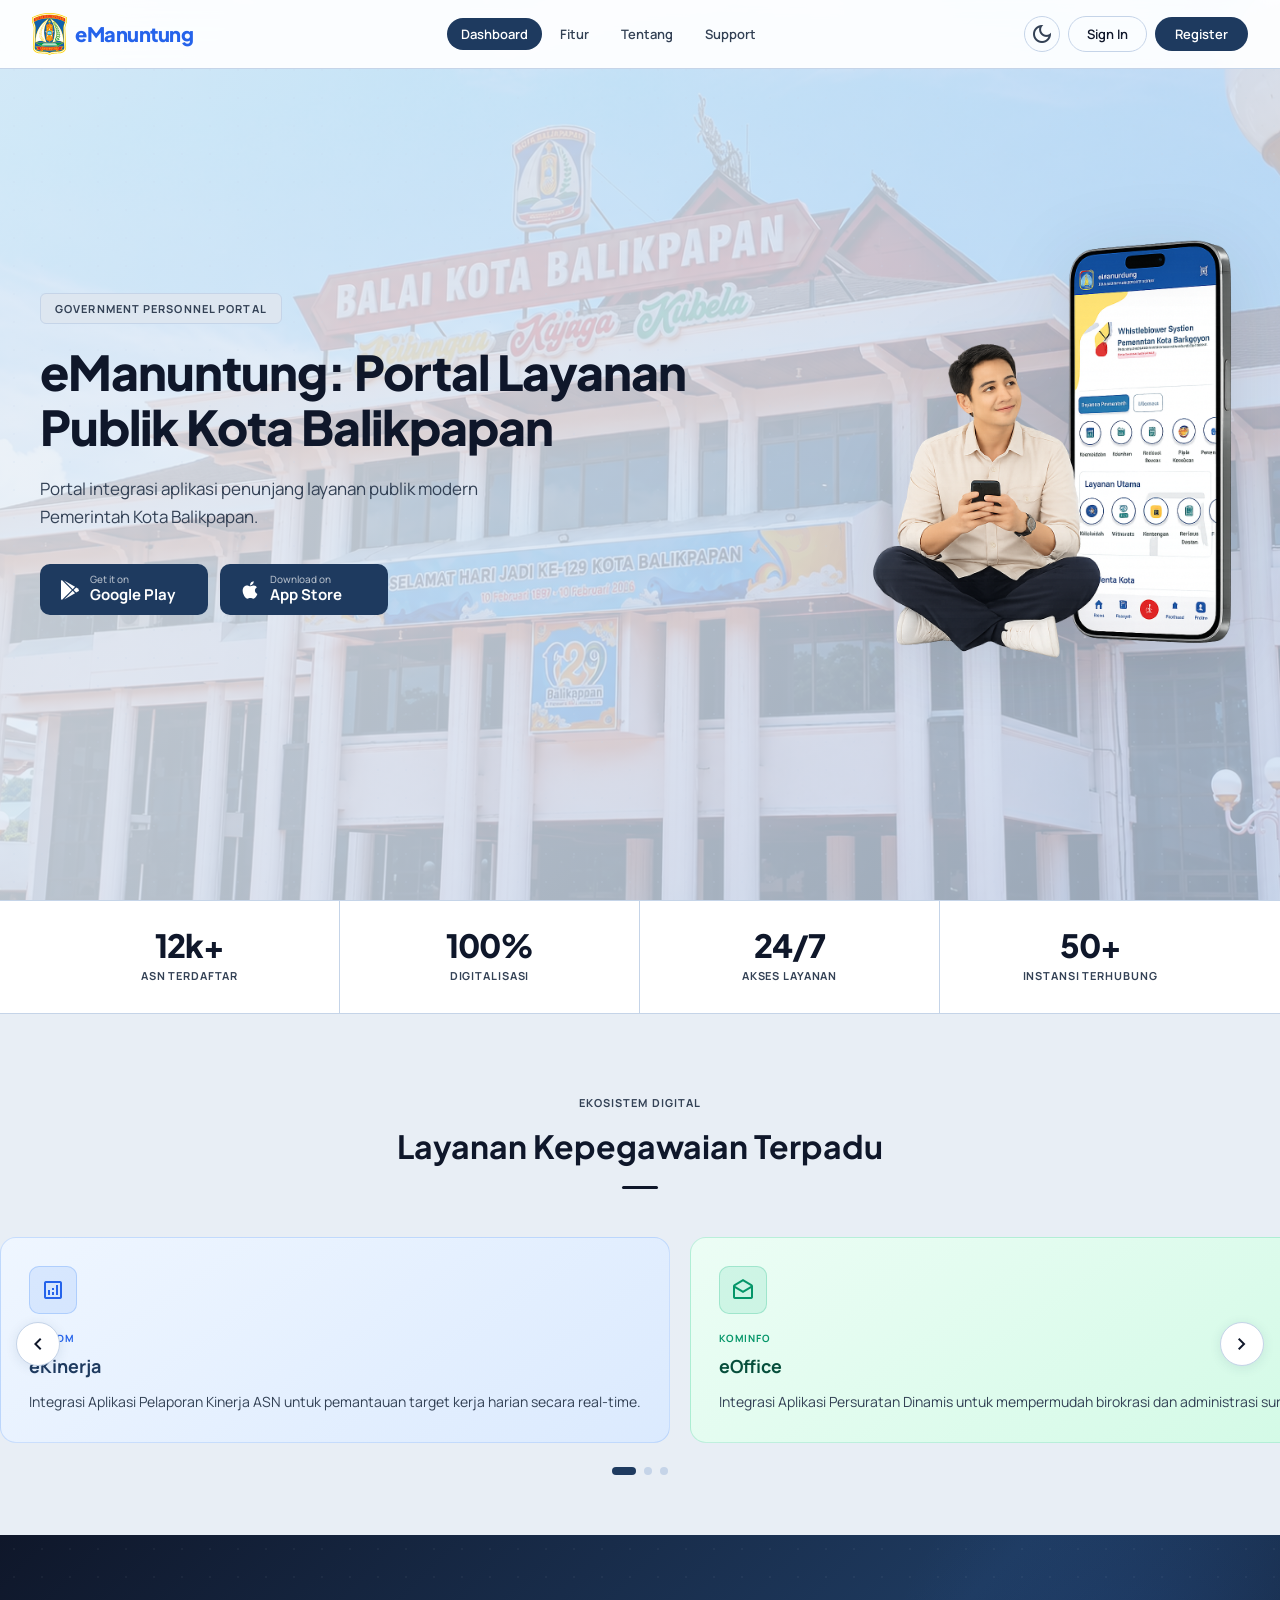
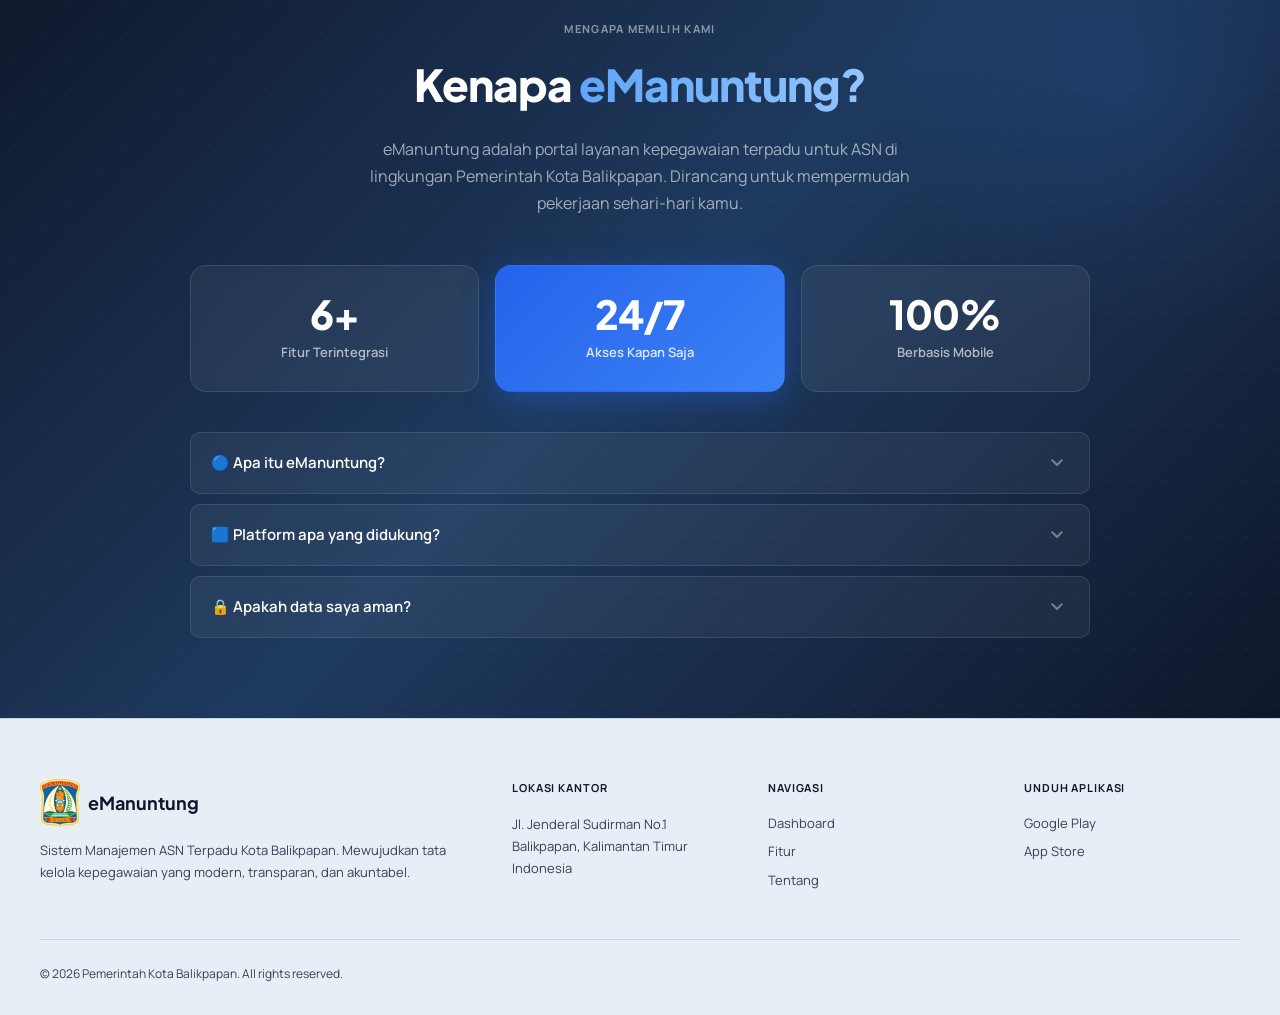
<file: tes 2/new landing page/index.html>
<!DOCTYPE html>
<html lang="id" data-theme="light">
<head>
  <meta charset="UTF-8" />
  <meta name="viewport" content="width=device-width, initial-scale=1.0" />
  <title>eManuntung - Portal Layanan Kepegawaian Balikpapan</title>
  <link rel="stylesheet" href="style.css" />
  <link href="https://fonts.googleapis.com/css2?family=Manrope:wght@400;500;600;700;800&family=Plus+Jakarta+Sans:wght@700;800&display=swap" rel="stylesheet" />
  <link href="https://fonts.googleapis.com/css2?family=Material+Symbols+Outlined:opsz,wght,FILL,GRAD@24,400,0,0" rel="stylesheet" />
</head>
<body>

  <!-- NAVBAR -->
  <nav class="navbar" id="navbar">
    <div class="nav-container">
      <div class="nav-brand">
        <img src="logohd.svg" alt="Logo eManuntung" class="nav-logo" />
        <span>eManuntung</span>
      </div>

      <div class="nav-links" id="navLinks">
        <a href="#hero" class="nav-link active">Dashboard</a>
        <a href="#features" class="nav-link">Fitur</a>
        <a href="#guidelines" class="nav-link">Tentang</a>
        <a href="#support" class="nav-link">Support</a>
      </div>

      <div class="nav-actions">
        <button class="btn-dark-toggle" id="darkToggle" title="Toggle Dark Mode">
          <span class="material-symbols-outlined" id="darkIcon">dark_mode</span>
        </button>
        <button class="btn-outline" id="btnSignIn">Sign In</button>
        <button class="btn-solid" id="btnRegister">Register</button>
        <button class="nav-hamburger" id="hamburger">
          <span class="material-symbols-outlined">menu</span>
        </button>
      </div>
    </div>
  </nav>

  <!-- HERO -->
  <header class="hero" id="hero">
    <div class="hero-pattern"></div>
    <div class="hero-container">
      <div class="hero-content">
        <div class="hero-badge">Government Personnel Portal</div>
        <h1 class="hero-title">eManuntung: Portal Layanan Publik Kota Balikpapan </h1>
        <p class="hero-desc">Portal integrasi aplikasi penunjang layanan publik modern Pemerintah Kota Balikpapan.</p>
        <div class="hero-ctas">
          <a href="https://play.google.com/store/apps/details?id=com.emanuntung.balikpapan&hl=id" target="_blank" rel="noopener noreferrer" class="cta-store">
            <svg viewBox="0 0 512 512" width="20" height="20"><path d="M325.3 234.3L104.6 13l280.8 161.2-60.1 60.1zM47 0C34 6.8 25.3 19.2 25.3 35.3v441.3c0 16.1 8.7 28.5 21.7 35.3l256.6-256L47 0zm425.2 225.6l-58.9-34.1-65.7 64.5 65.7 64.5 60.1-34.1c18-10.3 18-28.5-1.2-40.8zM325.3 277.7l60.1 60.1L104.6 499l220.7-221.3z" fill="currentColor"/></svg>
            <div>
              <div class="store-sub">Get it on</div>
              <div class="store-name">Google Play</div>
            </div>
          </a>
          <a href="https://apps.apple.com/id/app/emanuntung/id6740224483" target="_blank" rel="noopener noreferrer" class="cta-store">
            <svg viewBox="0 0 384 512" width="20" height="20"><path d="M318.7 268.7c-.2-36.7 16.4-64.4 50-84.8-18.8-26.9-47.2-41.7-84.7-44.6-35.5-2.8-74.3 20.7-88.5 20.7-15 0-49.4-19.7-76.4-19.7C63.3 141.2 4 184.8 4 273.5q0 39.3 14.4 81.2c12.8 36.7 59 126.7 107.2 125.2 25.2-.6 43-17.9 75.8-17.9 31.8 0 48.3 17.9 76.4 17.9 48.6-.7 90.4-82.5 102.6-119.3-65.2-30.7-61.7-90-61.7-91.9zm-56.6-164.2c27.3-32.4 24.8-61.9 24-72.5-24.1 1.4-52 16.4-67.9 34.9-17.5 19.8-27.8 44.3-25.6 71.9 26.1 2 49.9-11.4 69.5-34.3z" fill="currentColor"/></svg>
            <div>
              <div class="store-sub">Download on</div>
              <div class="store-name">App Store</div>
            </div>
          </a>
          <!-- FIX: cta-learn sekarang ada teks dan icon yang benar -->
          <button class="cta-learn">
            
            <span class="material-symbols-outlined"></span>
          </button>
        </div>
      </div>
      <div class="hero-image-wrap">
        <img src="p3.png  " alt="eManuntung App Preview" class="hero-img" />
      </div>
    </div>
  </header>

  <!-- STATS -->
  <section class="stats-bar">
    <div class="stats-container">
      <div class="stat-item">
        <div class="stat-num">12k+</div>
        <div class="stat-lbl">ASN Terdaftar</div>
      </div>
      <div class="stat-item">
        <div class="stat-num">100%</div>
        <div class="stat-lbl">Digitalisasi</div>
      </div>
      <div class="stat-item">
        <div class="stat-num">24/7</div>
        <div class="stat-lbl">Akses Layanan</div>
      </div>
      <div class="stat-item">
        <div class="stat-num">50+</div>
        <div class="stat-lbl">Instansi Terhubung</div>
      </div>
    </div>
  </section>

  <!-- FEATURES -->
  <section class="features" id="features">
    <div class="section-header">
      <span class="section-label">Ekosistem Digital</span>
      <h2 class="section-title">Layanan Kepegawaian Terpadu</h2>
      <div class="section-divider"></div>
    </div>

    <div class="slider-wrapper">
      <button class="slider-btn left" id="sliderLeft">
        <span class="material-symbols-outlined">chevron_left</span>
      </button>
      <div class="cards-track" id="cardsTrack">

        <div class="feature-card card-blue">
          <div class="card-icon"><span class="material-symbols-outlined">analytics</span></div>
          <div class="card-tag">BKPSDM</div>
          <div class="card-name">eKinerja</div>
          <p class="card-desc">Integrasi Aplikasi Pelaporan Kinerja ASN untuk pemantauan target kerja harian secara real-time.</p>
        </div>

        <div class="feature-card card-emerald">
          <div class="card-icon"><span class="material-symbols-outlined">drafts</span></div>
          <div class="card-tag">KOMINFO</div>
          <div class="card-name">eOffice</div>
          <p class="card-desc">Integrasi Aplikasi Persuratan Dinamis untuk mempermudah birokrasi dan administrasi surat-menyurat.</p>
        </div>

        <div class="feature-card card-amber">
          <div class="card-icon"><span class="material-symbols-outlined">location_on</span></div>
          <div class="card-tag">KEHADIRAN</div>
          <div class="card-name">Presensi Kehadiran</div>
          <p class="card-desc">Presensi Online berbasis GPS Mobile untuk akurasi data kehadiran pegawai.</p>
        </div>

        <div class="feature-card card-violet">
          <div class="card-icon"><span class="material-symbols-outlined">groups</span></div>
          <div class="card-tag">KEGIATAN</div>
          <div class="card-name">Presensi Kegiatan</div>
          <p class="card-desc">Presensi Kegiatan, Rapat atau Event berbasis GPS Mobile untuk dokumentasi terintegrasi.</p>
        </div>

        <div class="feature-card card-rose">
          <div class="card-icon"><span class="material-symbols-outlined">mail</span></div>
          <div class="card-tag">KOMUNIKASI</div>
          <div class="card-name">eMail Kota</div>
          <p class="card-desc">Integrasi Akses Akun eMail Pemerintah Kota Balikpapan untuk koordinasi kedinasan yang aman.</p>
        </div>

        <div class="feature-card card-cyan">
          <div class="card-icon"><span class="material-symbols-outlined">database</span></div>
          <div class="card-tag">BKPSDM</div>
          <div class="card-name">Simpeg</div>
          <p class="card-desc">Integrasi Data Sistem Informasi Kepegawaian BKPSDM untuk pengelolaan profil ASN terpusat.</p>
        </div>

      </div>
      <button class="slider-btn right" id="sliderRight">
        <span class="material-symbols-outlined">chevron_right</span>
      </button>
    </div>
    <div class="slider-dots" id="sliderDots">
      <div class="dot active"></div>
      <div class="dot"></div>
      <div class="dot"></div>
    </div>
  </section>

  <!-- KENAPA EMANUNTUNG -->
  <section class="why-section" id="guidelines">
    <div class="why-container">

      <div class="why-header">
        <span class="why-label">Mengapa Memilih Kami</span>
        <h2 class="why-title">Kenapa <span>eManuntung?</span></h2>
        <p class="why-desc">eManuntung adalah portal layanan kepegawaian terpadu untuk ASN di lingkungan Pemerintah Kota Balikpapan. Dirancang untuk mempermudah pekerjaan sehari-hari kamu.</p>
      </div>

      <div class="why-stats">
        <div class="why-stat-card">
          <div class="why-stat-num">6+</div>
          <div class="why-stat-lbl">Fitur Terintegrasi</div>
        </div>
        <div class="why-stat-card highlight">
          <div class="why-stat-num">24/7</div>
          <div class="why-stat-lbl">Akses Kapan Saja</div>
        </div>
        <div class="why-stat-card">
          <div class="why-stat-num">100%</div>
          <div class="why-stat-lbl">Berbasis Mobile</div>
        </div>
      </div>

      <div class="why-faq">
        <div class="faq-item">
          <button class="faq-btn" onclick="toggleFaq(this)">
            <span>🔵 Apa itu eManuntung?</span>
            <span class="material-symbols-outlined faq-icon">expand_more</span>
          </button>
          <div class="faq-answer">
            eManuntung adalah aplikasi portal terintegrasi yang menghubungkan seluruh layanan kepegawaian ASN Kota Balikpapan dalam satu platform digital yang mudah diakses.
          </div>
        </div>
        <div class="faq-item">
          <button class="faq-btn" onclick="toggleFaq(this)">
            <span>🟦 Platform apa yang didukung?</span>
            <span class="material-symbols-outlined faq-icon">expand_more</span>
          </button>
          <div class="faq-answer">
            eManuntung tersedia di Android (Google Play) dan iOS (App Store), serta dapat diakses melalui browser di desktop maupun perangkat mobile.
          </div>
        </div>
        <div class="faq-item">
          <button class="faq-btn" onclick="toggleFaq(this)">
            <span>🔒 Apakah data saya aman?</span>
            <span class="material-symbols-outlined faq-icon">expand_more</span>
          </button>
          <div class="faq-answer">
            Ya, seluruh data ASN dienkripsi dan disimpan di server pemerintah yang aman sesuai standar keamanan data nasional.
          </div>
        </div>
      </div>

    </div>
  </section>

  <!-- FOOTER -->
  <footer class="footer" id="support">
    <div class="footer-container">
      <div class="footer-col">
        <div class="footer-brand">
          <img src="logohd.svg" alt="Logo eManuntung" class="footer-logo" />
          eManuntung
        </div>
        <p class="footer-text">Sistem Manajemen ASN Terpadu Kota Balikpapan. Mewujudkan tata kelola kepegawaian yang modern, transparan, dan akuntabel.</p>
      </div>
      <div class="footer-col">
        <div class="footer-head">Lokasi Kantor</div>
        <p class="footer-text">
          Jl. Jenderal Sudirman No.1<br/>
          Balikpapan, Kalimantan Timur<br/>
          Indonesia
        </p>
      </div>
      <div class="footer-col">
        <div class="footer-head">Navigasi</div>
        <a href="#hero" class="footer-link">Dashboard</a>
        <a href="#features" class="footer-link">Fitur</a>
        <a href="#guidelines" class="footer-link">Tentang</a>
      </div>
      <div class="footer-col">
        <div class="footer-head">Unduh Aplikasi</div>
        <a href="#" class="footer-link">Google Play</a>
        <a href="#" class="footer-link">App Store</a>
      </div>
    </div>
    <div class="footer-bottom">
      <span>© 2026 Pemerintah Kota Balikpapan. All rights reserved.</span>
    </div>
  </footer>

  <!-- MODAL SIGN IN -->
  <div class="modal-overlay" id="modalSignIn">
    <div class="modal">
      <button class="modal-close" id="closeSignIn"><span class="material-symbols-outlined">close</span></button>
      <div class="modal-logo">e<span>Manuntung</span></div>
      <h2 class="modal-title">Masuk ke Akun</h2>
      <p class="modal-desc">Gunakan akun kepegawaian Anda</p>
      <div class="form-group">
        <label>NIP / Username</label>
        <input type="text" placeholder="Masukkan NIP atau username" />
      </div>
      <div class="form-group">
        <label>Password</label>
        <input type="password" placeholder="Masukkan password" />
      </div>
      <button class="modal-btn">Masuk</button>
      <p class="modal-switch">Belum punya akun? <span id="switchToRegister">Daftar sekarang</span></p>
    </div>
  </div>

  <!-- MODAL REGISTER -->
  <div class="modal-overlay" id="modalRegister">
    <div class="modal">
      <button class="modal-close" id="closeRegister"><span class="material-symbols-outlined">close</span></button>
      <div class="modal-logo">e<span>Manuntung</span></div>
      <h2 class="modal-title">Daftar Akun</h2>
      <p class="modal-desc">Buat akun kepegawaian baru</p>
      <div class="form-group">
        <label>Nama Lengkap</label>
        <input type="text" placeholder="Masukkan nama lengkap" />
      </div>
      <div class="form-group">
        <label>NIP</label>
        <input type="text" placeholder="Masukkan NIP" />
      </div>
      <div class="form-group">
        <label>Password</label>
        <input type="password" placeholder="Buat password" />
      </div>
      <button class="modal-btn">Daftar</button>
      <p class="modal-switch">Sudah punya akun? <span id="switchToSignIn">Masuk sekarang</span></p>
    </div>
  </div>

  <script src="script.js"></script>
</body>
</html>
</file>
<file: tes 2/new landing page/style.css>
/* ===========================
   CSS VARIABLES (THEME)
   — Satu deklarasi, tidak ada duplikat
=========================== */
:root {
  --primary: #1E3A5F;
  --secondary: #2563EB;
  --tertiary: #3B82F6;
  --bg: #F0F4F8;
  --bg-surface: #E8EEF5;
  --bg-card: #FFFFFF;
  --bg-muted: #DDE6F0;
  --border: #C5D4E8;
  --border-light: #E8EEF5;
  --text: #0F172A;
  --text-muted: #334155;
  --text-light: #64748B;
  --shadow: rgba(30, 58, 95, 0.10);
  --radius-sm: 6px;
  --radius-md: 10px;
  --radius-lg: 16px;
  --radius-full: 999px;
  --transition: 0.2s ease;
  --font-main: 'Manrope', sans-serif;
  --font-display: 'Plus Jakarta Sans', sans-serif;
}

[data-theme="dark"] {
  --primary: #60A5FA;
  --secondary: #93C5FD;
  --tertiary: #BFDBFE;
  --bg: #0B1120;
  --bg-surface: #111827;
  --bg-card: #1A2540;
  --bg-muted: #1E2D4A;
  --border: #2A3F5F;
  --border-light: #1E2D4A;
  --text: #F1F5F9;
  --text-muted: #94A3B8;
  --text-light: #64748B;
  --shadow: rgba(0, 0, 0, 0.4);
}

/* ===========================
   RESET & BASE
=========================== */
*, *::before, *::after { box-sizing: border-box; margin: 0; padding: 0; }

html { scroll-behavior: smooth; }

body {
  font-family: var(--font-main);
  background: var(--bg);
  color: var(--text);
  font-size: 16px;
  line-height: 1.6;
  overflow-x: hidden;
  transition: background var(--transition), color var(--transition);
}

a { text-decoration: none; color: inherit; }
button { cursor: pointer; font-family: inherit; }
input { font-family: inherit; }

.material-symbols-outlined {
  font-variation-settings: 'FILL' 0, 'wght' 400, 'GRAD' 0, 'opsz' 24;
  font-size: 20px;
  line-height: 1;
}

/* ===========================
   NAVBAR
=========================== */
.navbar {
  position: fixed;
  top: 0;
  left: 0;
  right: 0;
  z-index: 100;
  background: rgba(255,255,255,0.92);
  backdrop-filter: blur(16px);
  -webkit-backdrop-filter: blur(16px);
  border-bottom: 1px solid var(--border);
  transition: background var(--transition), border-color var(--transition), box-shadow var(--transition);
}

[data-theme="dark"] .navbar {
  background: rgba(15, 23, 42, 0.92);
}

.navbar.scrolled {
  box-shadow: 0 2px 20px var(--shadow);
}

.nav-container {
  max-width: 1280px;
  margin: 0 auto;
  padding: 0 32px;
  height: 68px;
  display: flex;
  align-items: center;
  justify-content: space-between;
  gap: 24px;
}

.nav-brand {
  font-family: var(--font-display);
  font-size: 20px;
  font-weight: 800;
  letter-spacing: -0.5px;
  color: var(--text);
  flex-shrink: 0;
  display: flex;
  align-items: center;
  gap: 8px;
}
.nav-brand span { color: var(--secondary); }

.nav-logo {
  height: 42px;
  width: auto;
  object-fit: contain;
}

.nav-links {
  display: flex;
  gap: 4px;
  align-items: center;
}

.nav-link {
  font-size: 13px;
  font-weight: 600;
  padding: 6px 14px;
  border-radius: var(--radius-full);
  color: var(--text-muted);
  transition: all var(--transition);
  white-space: nowrap;
}
.nav-link:hover { background: var(--bg-muted); color: var(--text); }
.nav-link.active { background: var(--primary); color: #fff; }
[data-theme="dark"] .nav-link.active { background: #F1F5F9; color: #0F172A; }

.nav-actions {
  display: flex;
  align-items: center;
  gap: 8px;
  flex-shrink: 0;
}

.btn-dark-toggle {
  width: 36px;
  height: 36px;
  border-radius: var(--radius-full);
  border: 1px solid var(--border);
  background: transparent;
  color: var(--text-muted);
  display: flex;
  align-items: center;
  justify-content: center;
  transition: all var(--transition);
}
.btn-dark-toggle:hover { background: var(--bg-muted); color: var(--text); }

.btn-outline {
  font-size: 13px;
  font-weight: 600;
  padding: 8px 18px;
  border-radius: var(--radius-full);
  border: 1px solid var(--border);
  background: transparent;
  color: var(--text);
  transition: all var(--transition);
}
.btn-outline:hover { background: var(--bg-muted); }

.btn-solid {
  font-size: 13px;
  font-weight: 600;
  padding: 8px 20px;
  border-radius: var(--radius-full);
  border: none;
  background: var(--primary);
  color: #fff;
  transition: all var(--transition);
}
.btn-solid:hover { opacity: 0.85; }
[data-theme="dark"] .btn-solid { background: #F1F5F9; color: #0F172A; }

.nav-hamburger {
  display: none;
  width: 36px;
  height: 36px;
  border-radius: var(--radius-sm);
  border: 1px solid var(--border);
  background: transparent;
  color: var(--text);
  align-items: center;
  justify-content: center;
}

/* ===========================
   HERO
   — Satu deklarasi bersih
=========================== */
.hero {
  position: relative;
  min-height: 100vh;
  padding: 68px 32px 60px;
  overflow: hidden;
  background: var(--bg);
  display: flex;
  align-items: center;
}

.hero-pattern {
  position: absolute;
  inset: 0;
  background-image: radial-gradient(var(--border) 1px, transparent 1px);
  background-size: 28px 28px;
  opacity: 0.5;
  pointer-events: none;
}

.hero-container {
  max-width: 1200px;
  margin: 0 auto;
  width: 100%;
  display: grid;
  grid-template-columns: 1fr 420px;
  gap: 60px;
  align-items: center;
  position: relative;
  z-index: 1;
}

.hero-badge {
  display: inline-block;
  font-size: 11px;
  font-weight: 700;
  letter-spacing: 0.1em;
  text-transform: uppercase;
  background: var(--bg-muted);
  color: var(--text-muted);
  padding: 6px 14px;
  border-radius: var(--radius-sm);
  margin-bottom: 20px;
  border: 1px solid var(--border);
}

.hero-title {
  font-family: var(--font-display);
  font-size: clamp(28px, 4vw, 48px);
  font-weight: 800;
  line-height: 1.15;
  letter-spacing: -1px;
  color: var(--text);
  margin-bottom: 20px;
}

.hero-desc {
  font-size: 17px;
  color: var(--text-muted);
  line-height: 1.7;
  max-width: 520px;
  margin-bottom: 32px;
}

.hero-ctas {
  display: flex;
  flex-wrap: wrap;
  align-items: center;
  gap: 12px;
}

.cta-store {
  display: flex;
  align-items: center;
  gap: 10px;
  background: var(--primary);
  color: #fff;
  padding: 10px 20px;
  border-radius: var(--radius-md);
  border: none;
  transition: all var(--transition);
  width: 168px;
  min-width: 168px;
  text-decoration: none;
  cursor: pointer;
}
.cta-store:hover { opacity: 0.85; transform: translateY(-1px); }
[data-theme="dark"] .cta-store { background: #F1F5F9; color: #0F172A; }

.cta-store svg { flex-shrink: 0; }

.cta-store > div {
  display: flex;
  flex-direction: column;
  text-align: left;
}

.store-sub {
  font-size: 10px;
  font-weight: 500;
  opacity: 0.65;
  line-height: 1;
  white-space: nowrap;
}
.store-name {
  font-size: 15px;
  font-weight: 700;
  line-height: 1.4;
  white-space: nowrap;
}

.cta-learn {
  display: flex;
  align-items: center;
  gap: 6px;
  font-size: 14px;
  font-weight: 600;
  color: var(--text);
  background: transparent;
  border: none;
  padding: 10px 4px;
  transition: all var(--transition);
}
.cta-learn:hover { color: var(--secondary); }
.cta-learn .material-symbols-outlined { transition: transform var(--transition); }
.cta-learn:hover .material-symbols-outlined { transform: translateX(4px); }

.hero-image-wrap {
  display: flex;
  justify-content: center;
  align-items: center;
}

.hero-img {
  width: 100%;
  max-width: 420px;
  height: auto;
  object-fit: contain;
  filter: drop-shadow(0 16px 40px rgba(15, 23, 42, 0.12));
  animation: heroFloat 4s ease-in-out infinite;
}

[data-theme="dark"] .hero-img {
  filter: drop-shadow(0 16px 40px rgba(0, 0, 0, 0.4));
}

@keyframes heroFloat {
  0%, 100% { transform: translateY(0px); }
  50%       { transform: translateY(-10px); }
}

/* ===========================
   STATS BAR
=========================== */
.stats-bar {
  background: var(--bg-card);
  border-top: 1px solid var(--border);
  border-bottom: 1px solid var(--border);
}

.stats-container {
  max-width: 1200px;
  margin: 0 auto;
  display: grid;
  grid-template-columns: repeat(4, 1fr);
}

.stat-item {
  padding: 28px 24px;
  text-align: center;
  border-right: 1px solid var(--border);
}
.stat-item:last-child { border-right: none; }

.stat-num {
  font-family: var(--font-display);
  font-size: 32px;
  font-weight: 800;
  letter-spacing: -1px;
  color: var(--text);
  line-height: 1;
  margin-bottom: 6px;
}

.stat-lbl {
  font-size: 11px;
  font-weight: 700;
  letter-spacing: 0.08em;
  text-transform: uppercase;
  color: var(--text-muted);
}

/* ===========================
   FEATURES SECTION
=========================== */
.features {
  padding: 80px 0 60px;
  background: var(--bg-surface);
  overflow: hidden;
}

.section-header {
  text-align: center;
  margin-bottom: 40px;
  padding: 0 32px;
}

.section-label {
  font-size: 11px;
  font-weight: 700;
  letter-spacing: 0.1em;
  text-transform: uppercase;
  color: var(--text-muted);
  display: block;
  margin-bottom: 10px;
}

.section-title {
  font-family: var(--font-display);
  font-size: clamp(22px, 3vw, 32px);
  font-weight: 700;
  color: var(--text);
}

.section-divider {
  width: 36px;
  height: 3px;
  background: var(--text);
  margin: 14px auto 0;
  border-radius: 2px;
}

.slider-wrapper {
  position: relative;
  display: flex;
  align-items: center;
}

.slider-btn {
  position: absolute;
  z-index: 10;
  width: 44px;
  height: 44px;
  border-radius: var(--radius-full);
  border: 1px solid var(--border);
  background: var(--bg-card);
  color: var(--text);
  display: flex;
  align-items: center;
  justify-content: center;
  box-shadow: 0 2px 12px var(--shadow);
  transition: all var(--transition);
  flex-shrink: 0;
}
.slider-btn:hover { background: var(--primary); color: #fff; border-color: var(--primary); }
[data-theme="dark"] .slider-btn:hover { background: #F1F5F9; color: #0F172A; }
.slider-btn.left { left: 16px; }
.slider-btn.right { right: 16px; }

.cards-track {
  display: flex;
  gap: 20px;
  overflow-x: auto;
  scroll-snap-type: x mandatory;
  scroll-behavior: smooth;
  padding: 8px 80px 16px;
  -ms-overflow-style: none;
  scrollbar-width: none;
}
.cards-track::-webkit-scrollbar { display: none; }

/* ===========================
   FEATURE CARD — BASE
=========================== */
.feature-card {
  min-width: 280px;
  border-radius: var(--radius-lg);
  padding: 28px;
  scroll-snap-align: start;
  flex-shrink: 0;
  transition: all 0.3s ease;
  cursor: default;
  position: relative;
  overflow: hidden;
  border: 1px solid transparent;
}

.feature-card::before {
  content: '';
  position: absolute;
  top: 0; left: 0; right: 0;
  height: 1px;
  background: linear-gradient(90deg, transparent, rgba(255,255,255,0.15), transparent);
}

.feature-card:hover {
  transform: translateY(-6px);
}

/* ===========================
   FEATURE CARD — WARNA PER CARD
   — Satu deklarasi per class, tidak ada duplikat
=========================== */

/* BLUE — eKinerja */
.card-blue {
  background: linear-gradient(145deg, #EFF6FF, #DBEAFE);
  border-color: rgba(59,130,246,0.2);
}
.card-blue:hover {
  border-color: rgba(59,130,246,0.5);
  box-shadow: 0 12px 40px rgba(59,130,246,0.15);
}
.card-blue .card-icon {
  background: rgba(59,130,246,0.12);
  border: 1px solid rgba(59,130,246,0.25);
  color: #2563EB;
}
.card-blue:hover .card-icon {
  background: rgba(59,130,246,0.2);
  box-shadow: 0 0 16px rgba(59,130,246,0.2);
}
.card-blue .card-tag { color: #2563EB; }
.card-blue .card-name { color: #1E3A5F; }
.card-blue .card-desc { color: #334155; }

/* EMERALD — eOffice */
.card-emerald {
  background: linear-gradient(145deg, #ECFDF5, #D1FAE5);
  border-color: rgba(16,185,129,0.2);
}
.card-emerald:hover {
  border-color: rgba(16,185,129,0.5);
  box-shadow: 0 12px 40px rgba(16,185,129,0.15);
}
.card-emerald .card-icon {
  background: rgba(16,185,129,0.12);
  border: 1px solid rgba(16,185,129,0.25);
  color: #059669;
}
.card-emerald:hover .card-icon {
  background: rgba(16,185,129,0.2);
  box-shadow: 0 0 16px rgba(16,185,129,0.2);
}
.card-emerald .card-tag { color: #059669; }
.card-emerald .card-name { color: #064E3B; }
.card-emerald .card-desc { color: #334155; }

/* AMBER — Presensi Kehadiran */
.card-amber {
  background: linear-gradient(145deg, #FFFBEB, #FEF3C7);
  border-color: rgba(245,158,11,0.2);
}
.card-amber:hover {
  border-color: rgba(245,158,11,0.5);
  box-shadow: 0 12px 40px rgba(245,158,11,0.15);
}
.card-amber .card-icon {
  background: rgba(245,158,11,0.12);
  border: 1px solid rgba(245,158,11,0.25);
  color: #D97706;
}
.card-amber:hover .card-icon {
  background: rgba(245,158,11,0.2);
  box-shadow: 0 0 16px rgba(245,158,11,0.2);
}
.card-amber .card-tag { color: #D97706; }
.card-amber .card-name { color: #451A03; }
.card-amber .card-desc { color: #334155; }

/* VIOLET — Presensi Kegiatan */
.card-violet {
  background: linear-gradient(145deg, #F5F3FF, #EDE9FE);
  border-color: rgba(139,92,246,0.2);
}
.card-violet:hover {
  border-color: rgba(139,92,246,0.5);
  box-shadow: 0 12px 40px rgba(139,92,246,0.15);
}
.card-violet .card-icon {
  background: rgba(139,92,246,0.12);
  border: 1px solid rgba(139,92,246,0.25);
  color: #7C3AED;
}
.card-violet:hover .card-icon {
  background: rgba(139,92,246,0.2);
  box-shadow: 0 0 16px rgba(139,92,246,0.2);
}
.card-violet .card-tag { color: #7C3AED; }
.card-violet .card-name { color: #2E1065; }
.card-violet .card-desc { color: #334155; }

/* ROSE — eMail Kota */
.card-rose {
  background: linear-gradient(145deg, #FFF1F2, #FFE4E6);
  border-color: rgba(244,63,94,0.2);
}
.card-rose:hover {
  border-color: rgba(244,63,94,0.5);
  box-shadow: 0 12px 40px rgba(244,63,94,0.15);
}
.card-rose .card-icon {
  background: rgba(244,63,94,0.12);
  border: 1px solid rgba(244,63,94,0.25);
  color: #E11D48;
}
.card-rose:hover .card-icon {
  background: rgba(244,63,94,0.2);
  box-shadow: 0 0 16px rgba(244,63,94,0.2);
}
.card-rose .card-tag { color: #E11D48; }
.card-rose .card-name { color: #4C0519; }
.card-rose .card-desc { color: #334155; }

/* CYAN — Simpeg */
.card-cyan {
  background: linear-gradient(145deg, #ECFEFF, #CFFAFE);
  border-color: rgba(6,182,212,0.2);
}
.card-cyan:hover {
  border-color: rgba(6,182,212,0.5);
  box-shadow: 0 12px 40px rgba(6,182,212,0.15);
}
.card-cyan .card-icon {
  background: rgba(6,182,212,0.12);
  border: 1px solid rgba(6,182,212,0.25);
  color: #0891B2;
}
.card-cyan:hover .card-icon {
  background: rgba(6,182,212,0.2);
  box-shadow: 0 0 16px rgba(6,182,212,0.2);
}
.card-cyan .card-tag { color: #0891B2; }
.card-cyan .card-name { color: #083344; }
.card-cyan .card-desc { color: #334155; }

/* Dark mode — semua card pakai dark style */
[data-theme="dark"] .card-blue,
[data-theme="dark"] .card-emerald,
[data-theme="dark"] .card-amber,
[data-theme="dark"] .card-violet,
[data-theme="dark"] .card-rose,
[data-theme="dark"] .card-cyan {
  background: linear-gradient(145deg, #1E293B, #162032);
  border-color: rgba(255,255,255,0.08);
}
[data-theme="dark"] .card-blue .card-name,
[data-theme="dark"] .card-emerald .card-name,
[data-theme="dark"] .card-amber .card-name,
[data-theme="dark"] .card-violet .card-name,
[data-theme="dark"] .card-rose .card-name,
[data-theme="dark"] .card-cyan .card-name { color: #F1F5F9; }

[data-theme="dark"] .card-blue .card-desc,
[data-theme="dark"] .card-emerald .card-desc,
[data-theme="dark"] .card-amber .card-desc,
[data-theme="dark"] .card-violet .card-desc,
[data-theme="dark"] .card-rose .card-desc,
[data-theme="dark"] .card-cyan .card-desc { color: #94A3B8; }

/* ===========================
   CARD ICON & CONTENT — SHARED
=========================== */
.card-icon {
  width: 48px;
  height: 48px;
  border-radius: var(--radius-md);
  display: flex;
  align-items: center;
  justify-content: center;
  margin-bottom: 16px;
  transition: all 0.3s ease;
}

.card-tag {
  font-size: 10px;
  font-weight: 700;
  letter-spacing: 0.08em;
  text-transform: uppercase;
  margin-bottom: 6px;
}

.card-name {
  font-size: 18px;
  font-weight: 700;
  margin-bottom: 10px;
}

.card-desc {
  font-size: 14px;
  line-height: 1.6;
}

.slider-dots {
  display: flex;
  justify-content: center;
  gap: 8px;
  margin-top: 8px;
  padding: 0 32px;
}

.dot {
  width: 8px;
  height: 8px;
  border-radius: var(--radius-full);
  background: var(--border);
  transition: all var(--transition);
  cursor: pointer;
}
.dot.active {
  background: var(--primary);
  width: 24px;
}

/* ===========================
   WHY / KENAPA EMANUNTUNG
=========================== */
.why-section {
  background: linear-gradient(135deg, #0F172A 0%, #1E3A5F 50%, #0F172A 100%);
  padding: 80px 32px;
  position: relative;
  overflow: hidden;
}

.why-section::before {
  content: '';
  position: absolute;
  inset: 0;
  background-image: radial-gradient(rgba(255,255,255,0.04) 1px, transparent 1px);
  background-size: 28px 28px;
  pointer-events: none;
}

.why-section::after {
  content: '';
  position: absolute;
  width: 500px;
  height: 500px;
  border-radius: 50%;
  background: radial-gradient(circle, rgba(59,130,246,0.12) 0%, transparent 70%);
  top: -100px;
  right: -100px;
  pointer-events: none;
}

.why-container {
  max-width: 900px;
  margin: 0 auto;
  position: relative;
  z-index: 1;
}

.why-header {
  text-align: center;
  margin-bottom: 48px;
}

.why-label {
  display: inline-block;
  font-size: 11px;
  font-weight: 700;
  letter-spacing: 0.12em;
  text-transform: uppercase;
  color: rgba(255,255,255,0.5);
  margin-bottom: 12px;
}

.why-title {
  font-family: var(--font-display);
  font-size: clamp(28px, 4vw, 44px);
  font-weight: 800;
  color: #fff;
  letter-spacing: -1px;
  margin-bottom: 16px;
}
.why-title span {
  background: linear-gradient(90deg, #60A5FA, #93C5FD);
  -webkit-background-clip: text;
  -webkit-text-fill-color: transparent;
  background-clip: text;
}

.why-desc {
  font-size: 16px;
  color: rgba(255,255,255,0.6);
  line-height: 1.7;
  max-width: 600px;
  margin: 0 auto;
}

.why-stats {
  display: grid;
  grid-template-columns: repeat(3, 1fr);
  gap: 16px;
  margin-bottom: 40px;
}

.why-stat-card {
  background: rgba(255,255,255,0.06);
  border: 1px solid rgba(255,255,255,0.1);
  border-radius: var(--radius-lg);
  padding: 28px 20px;
  text-align: center;
  transition: all 0.3s ease;
  backdrop-filter: blur(8px);
}
.why-stat-card:hover {
  background: rgba(255,255,255,0.1);
  transform: translateY(-4px);
  border-color: rgba(255,255,255,0.2);
}
.why-stat-card.highlight {
  background: linear-gradient(135deg, #2563EB, #3B82F6);
  border-color: transparent;
  box-shadow: 0 8px 32px rgba(37,99,235,0.4);
}

.why-stat-num {
  font-family: var(--font-display);
  font-size: 40px;
  font-weight: 800;
  color: #fff;
  letter-spacing: -1px;
  line-height: 1;
  margin-bottom: 8px;
}

.why-stat-lbl {
  font-size: 13px;
  font-weight: 600;
  color: rgba(255,255,255,0.65);
}
.why-stat-card.highlight .why-stat-lbl { color: rgba(255,255,255,0.85); }

.why-faq {
  display: flex;
  flex-direction: column;
  gap: 10px;
}

.faq-item {
  background: rgba(255,255,255,0.05);
  border: 1px solid rgba(255,255,255,0.1);
  border-radius: var(--radius-md);
  overflow: hidden;
  transition: all 0.3s ease;
}
.faq-item:hover { border-color: rgba(255,255,255,0.2); }

.faq-btn {
  width: 100%;
  display: flex;
  justify-content: space-between;
  align-items: center;
  padding: 18px 20px;
  background: transparent;
  border: none;
  color: #fff;
  font-size: 15px;
  font-weight: 600;
  text-align: left;
  gap: 12px;
  transition: all 0.3s ease;
}
.faq-btn:hover { color: #93C5FD; }

.faq-icon {
  flex-shrink: 0;
  color: rgba(255,255,255,0.4);
  transition: transform 0.3s ease;
  font-size: 20px;
}
.faq-item.open .faq-icon { transform: rotate(180deg); color: #60A5FA; }

.faq-answer {
  max-height: 0;
  overflow: hidden;
  font-size: 14px;
  color: rgba(255,255,255,0.6);
  line-height: 1.7;
  padding: 0 20px;
  transition: max-height 0.35s ease, padding 0.3s ease;
}
.faq-item.open .faq-answer {
  max-height: 200px;
  padding: 0 20px 18px;
}

/* ===========================
   FOOTER
=========================== */
.footer {
  background: var(--bg-surface);
  border-top: 1px solid var(--border);
  padding: 60px 32px 32px;
}

.footer-container {
  max-width: 1200px;
  margin: 0 auto;
  display: grid;
  grid-template-columns: 2fr 1fr 1fr 1fr;
  gap: 40px;
  margin-bottom: 40px;
}

.footer-brand {
  font-family: var(--font-display);
  font-size: 18px;
  font-weight: 700;
  color: var(--text);
  margin-bottom: 12px;
  display: flex;
  align-items: center;
  gap: 8px;
}

.footer-logo {
  height: 48px;
  width: auto;
  object-fit: contain;
}

.footer-text {
  font-size: 13px;
  color: var(--text-muted);
  line-height: 1.7;
}

.footer-head {
  font-size: 11px;
  font-weight: 700;
  letter-spacing: 0.08em;
  text-transform: uppercase;
  color: var(--text);
  margin-bottom: 16px;
}

.footer-link {
  display: block;
  font-size: 13px;
  color: var(--text-muted);
  margin-bottom: 8px;
  transition: color var(--transition);
}
.footer-link:hover { color: var(--text); }

.footer-bottom {
  max-width: 1200px;
  margin: 0 auto;
  padding-top: 24px;
  border-top: 1px solid var(--border);
  display: flex;
  justify-content: space-between;
  align-items: center;
  font-size: 12px;
  color: var(--text-muted);
}

.social-icons { display: flex; gap: 8px; }

.social-icon {
  width: 36px;
  height: 36px;
  border-radius: var(--radius-full);
  border: 1px solid var(--border);
  background: var(--bg-card);
  display: flex;
  align-items: center;
  justify-content: center;
  color: var(--text-muted);
  transition: all var(--transition);
}
.social-icon:hover { color: var(--text); border-color: var(--text); }
.social-icon .material-symbols-outlined { font-size: 16px; }

/* ===========================
   MODAL
=========================== */
.modal-overlay {
  position: fixed;
  inset: 0;
  z-index: 200;
  background: rgba(15, 23, 42, 0.5);
  backdrop-filter: blur(4px);
  display: flex;
  align-items: center;
  justify-content: center;
  opacity: 0;
  pointer-events: none;
  transition: opacity var(--transition);
  padding: 20px;
}

.modal-overlay.active {
  opacity: 1;
  pointer-events: all;
}

.modal {
  background: var(--bg-card);
  border: 1px solid var(--border);
  border-radius: var(--radius-lg);
  padding: 40px;
  width: 100%;
  max-width: 420px;
  position: relative;
  transform: translateY(20px);
  transition: transform var(--transition);
  box-shadow: 0 24px 64px rgba(0,0,0,0.2);
}

.modal-overlay.active .modal { transform: translateY(0); }

.modal-close {
  position: absolute;
  top: 16px;
  right: 16px;
  width: 32px;
  height: 32px;
  border-radius: var(--radius-full);
  border: 1px solid var(--border);
  background: transparent;
  color: var(--text-muted);
  display: flex;
  align-items: center;
  justify-content: center;
  transition: all var(--transition);
}
.modal-close:hover { background: var(--bg-muted); color: var(--text); }

.modal-logo {
  font-family: var(--font-display);
  font-size: 18px;
  font-weight: 800;
  color: var(--text);
  margin-bottom: 20px;
}
.modal-logo span { color: var(--secondary); }

.modal-title {
  font-size: 22px;
  font-weight: 700;
  color: var(--text);
  margin-bottom: 6px;
}

.modal-desc {
  font-size: 14px;
  color: var(--text-muted);
  margin-bottom: 24px;
}

.form-group { margin-bottom: 16px; }
.form-group label {
  display: block;
  font-size: 13px;
  font-weight: 600;
  color: var(--text);
  margin-bottom: 6px;
}
.form-group input {
  width: 100%;
  padding: 10px 14px;
  border: 1px solid var(--border);
  border-radius: var(--radius-sm);
  background: var(--bg-surface);
  color: var(--text);
  font-size: 14px;
  outline: none;
  transition: all var(--transition);
}
.form-group input::placeholder { color: var(--text-light); }
.form-group input:focus { border-color: var(--secondary); box-shadow: 0 0 0 3px rgba(37,99,235,0.1); }
[data-theme="dark"] .form-group input:focus { box-shadow: 0 0 0 3px rgba(241,245,249,0.1); }

.modal-btn {
  width: 100%;
  padding: 12px;
  border-radius: var(--radius-md);
  border: none;
  background: var(--primary);
  color: #fff;
  font-size: 15px;
  font-weight: 700;
  margin-top: 8px;
  margin-bottom: 16px;
  transition: all var(--transition);
}
.modal-btn:hover { opacity: 0.85; }
[data-theme="dark"] .modal-btn { background: #F1F5F9; color: #0F172A; }

.modal-switch {
  font-size: 13px;
  color: var(--text-muted);
  text-align: center;
}
.modal-switch span {
  color: var(--text);
  font-weight: 600;
  cursor: pointer;
  text-decoration: underline;
}

/* ===========================
   RESPONSIVE
=========================== */
@media (max-width: 1024px) {
  .footer-container { grid-template-columns: 1fr 1fr; }
  .hero-container { grid-template-columns: 1fr 360px; }
}

@media (max-width: 768px) {
  .nav-links { display: none; }
  .nav-links.open {
    display: flex;
    flex-direction: column;
    position: absolute;
    top: 68px;
    left: 0;
    right: 0;
    background: var(--bg-card);
    border-bottom: 1px solid var(--border);
    padding: 12px 20px;
    gap: 4px;
    box-shadow: 0 8px 24px var(--shadow);
    z-index: 99;
  }
  .nav-hamburger { display: flex; }
  .btn-outline { display: none; }
  .nav-container { padding: 0 16px; }

  .hero {
    padding: 80px 20px 48px;
    min-height: 100svh;
    display: block;
    align-items: flex-start;
  }
  .hero-container {
    display: flex;
    flex-direction: column;
    gap: 28px;
    align-items: center;
  }
  .hero-content {
    width: 100%;
    text-align: left;
    order: 1;
  }
  .hero-image-wrap {
    width: 100%;
    display: flex;
    justify-content: center;
    order: 2;
  }
  .hero-img {
    width: 260px;
    max-width: 80%;
    height: auto;
  }
  .hero-ctas {
    flex-direction: column;
    align-items: stretch;
    gap: 10px;
  }
  .cta-store {
    width: 100%;
    min-width: unset;
    justify-content: center;
  }
  .cta-learn {
    justify-content: flex-start;
    padding: 10px 0;
  }

  .stats-container { grid-template-columns: repeat(2, 1fr); }
  .stat-item:nth-child(2) { border-right: none; }
  .stat-item:nth-child(3) { border-top: 1px solid var(--border); }
  .stat-item:nth-child(4) { border-top: 1px solid var(--border); border-right: none; }

  .features { padding: 60px 0 40px; }
  .cards-track { padding: 8px 48px 16px; }
  .feature-card { min-width: 240px; }

  .footer { padding: 40px 20px 24px; }
  .footer-container { grid-template-columns: 1fr; gap: 24px; }
  .footer-bottom { flex-direction: column; gap: 16px; text-align: center; }

  .why-section { padding: 60px 20px; }
  .why-stats { grid-template-columns: 1fr; gap: 12px; }
}

@media (max-width: 480px) {
  .hero-title { font-size: 24px; letter-spacing: -0.5px; }
  .hero-desc { font-size: 14px; }
  .hero-badge { font-size: 10px; }
  .stat-num { font-size: 26px; }
  .why-stat-num { font-size: 32px; }
  .modal { padding: 28px 20px; }
}

/* background hero */

/* ===========================
   CSS VARIABLES (THEME)
   — Satu deklarasi, tidak ada duplikat
=========================== */
:root {
  --primary: #1E3A5F;
  --secondary: #2563EB;
  --tertiary: #3B82F6;
  --bg: #F0F4F8;
  --bg-surface: #E8EEF5;
  --bg-card: #FFFFFF;
  --bg-muted: #DDE6F0;
  --border: #C5D4E8;
  --border-light: #E8EEF5;
  --text: #0F172A;
  --text-muted: #334155;
  --text-light: #64748B;
  --shadow: rgba(30, 58, 95, 0.10);
  --radius-sm: 6px;
  --radius-md: 10px;
  --radius-lg: 16px;
  --radius-full: 999px;
  --transition: 0.2s ease;
  --font-main: 'Manrope', sans-serif;
  --font-display: 'Plus Jakarta Sans', sans-serif;
}

[data-theme="dark"] {
  --primary: #60A5FA;
  --secondary: #93C5FD;
  --tertiary: #BFDBFE;
  --bg: #0B1120;
  --bg-surface: #111827;
  --bg-card: #1A2540;
  --bg-muted: #1E2D4A;
  --border: #2A3F5F;
  --border-light: #1E2D4A;
  --text: #F1F5F9;
  --text-muted: #94A3B8;
  --text-light: #64748B;
  --shadow: rgba(0, 0, 0, 0.4);
}

/* ===========================
   RESET & BASE
=========================== */
*, *::before, *::after { box-sizing: border-box; margin: 0; padding: 0; }

html { scroll-behavior: smooth; }

body {
  font-family: var(--font-main);
  background: var(--bg);
  color: var(--text);
  font-size: 16px;
  line-height: 1.6;
  overflow-x: hidden;
  transition: background var(--transition), color var(--transition);
}

a { text-decoration: none; color: inherit; }
button { cursor: pointer; font-family: inherit; }
input { font-family: inherit; }

.material-symbols-outlined {
  font-variation-settings: 'FILL' 0, 'wght' 400, 'GRAD' 0, 'opsz' 24;
  font-size: 20px;
  line-height: 1;
}

/* ===========================
   NAVBAR
=========================== */
.navbar {
  position: fixed;
  top: 0;
  left: 0;
  right: 0;
  z-index: 100;
  background: rgba(255,255,255,0.92);
  backdrop-filter: blur(16px);
  -webkit-backdrop-filter: blur(16px);
  border-bottom: 1px solid var(--border);
  transition: background var(--transition), border-color var(--transition), box-shadow var(--transition);
}

[data-theme="dark"] .navbar {
  background: rgba(15, 23, 42, 0.92);
}

.navbar.scrolled {
  box-shadow: 0 2px 20px var(--shadow);
}

.nav-container {
  max-width: 1280px;
  margin: 0 auto;
  padding: 0 32px;
  height: 68px;
  display: flex;
  align-items: center;
  justify-content: space-between;
  gap: 24px;
}

.nav-brand {
  font-family: var(--font-display);
  font-size: 20px;
  font-weight: 800;
  letter-spacing: -0.5px;
  color: var(--text);
  flex-shrink: 0;
  display: flex;
  align-items: center;
  gap: 8px;
}
.nav-brand span { color: var(--secondary); }

.nav-logo {
  height: 42px;
  width: auto;
  object-fit: contain;
}

.nav-links {
  display: flex;
  gap: 4px;
  align-items: center;
}

.nav-link {
  font-size: 13px;
  font-weight: 600;
  padding: 6px 14px;
  border-radius: var(--radius-full);
  color: var(--text-muted);
  transition: all var(--transition);
  white-space: nowrap;
}
.nav-link:hover { background: var(--bg-muted); color: var(--text); }
.nav-link.active { background: var(--primary); color: #fff; }
[data-theme="dark"] .nav-link.active { background: #F1F5F9; color: #0F172A; }

.nav-actions {
  display: flex;
  align-items: center;
  gap: 8px;
  flex-shrink: 0;
}

.btn-dark-toggle {
  width: 36px;
  height: 36px;
  border-radius: var(--radius-full);
  border: 1px solid var(--border);
  background: transparent;
  color: var(--text-muted);
  display: flex;
  align-items: center;
  justify-content: center;
  transition: all var(--transition);
}
.btn-dark-toggle:hover { background: var(--bg-muted); color: var(--text); }

.btn-outline {
  font-size: 13px;
  font-weight: 600;
  padding: 8px 18px;
  border-radius: var(--radius-full);
  border: 1px solid var(--border);
  background: transparent;
  color: var(--text);
  transition: all var(--transition);
}
.btn-outline:hover { background: var(--bg-muted); }

.btn-solid {
  font-size: 13px;
  font-weight: 600;
  padding: 8px 20px;
  border-radius: var(--radius-full);
  border: none;
  background: var(--primary);
  color: #fff;
  transition: all var(--transition);
}
.btn-solid:hover { opacity: 0.85; }
[data-theme="dark"] .btn-solid { background: #F1F5F9; color: #0F172A; }

.nav-hamburger {
  display: none;
  width: 36px;
  height: 36px;
  border-radius: var(--radius-sm);
  border: 1px solid var(--border);
  background: transparent;
  color: var(--text);
  align-items: center;
  justify-content: center;
}

/* ===========================
   HERO
   — Satu deklarasi bersih
=========================== */
.hero {
  position: relative;
  min-height: 100vh;
  padding: 68px 32px 60px;
  overflow: hidden;
  background: var(--bg);
  display: flex;
  align-items: center;
}

.hero-pattern {
  position: absolute;
  inset: 0;
  background-image: radial-gradient(var(--border) 1px, transparent 1px);
  background-size: 28px 28px;
  opacity: 0.5;
  pointer-events: none;
}

.hero-container {
  max-width: 1200px;
  margin: 0 auto;
  width: 100%;
  display: grid;
  grid-template-columns: 1fr 420px;
  gap: 60px;
  align-items: center;
  position: relative;
  z-index: 1;
}

.hero-badge {
  display: inline-block;
  font-size: 11px;
  font-weight: 700;
  letter-spacing: 0.1em;
  text-transform: uppercase;
  background: var(--bg-muted);
  color: var(--text-muted);
  padding: 6px 14px;
  border-radius: var(--radius-sm);
  margin-bottom: 20px;
  border: 1px solid var(--border);
}

.hero-title {
  font-family: var(--font-display);
  font-size: clamp(28px, 4vw, 48px);
  font-weight: 800;
  line-height: 1.15;
  letter-spacing: -1px;
  color: var(--text);
  margin-bottom: 20px;
}

.hero-desc {
  font-size: 17px;
  color: var(--text-muted);
  line-height: 1.7;
  max-width: 520px;
  margin-bottom: 32px;
}

.hero-ctas {
  display: flex;
  flex-wrap: wrap;
  align-items: center;
  gap: 12px;
}

.cta-store {
  display: flex;
  align-items: center;
  gap: 10px;
  background: var(--primary);
  color: #fff;
  padding: 10px 20px;
  border-radius: var(--radius-md);
  border: none;
  transition: all var(--transition);
  width: 168px;
  min-width: 168px;
  text-decoration: none;
  cursor: pointer;
}
.cta-store:hover { opacity: 0.85; transform: translateY(-1px); }
[data-theme="dark"] .cta-store { background: #F1F5F9; color: #0F172A; }

.cta-store svg { flex-shrink: 0; }

.cta-store > div {
  display: flex;
  flex-direction: column;
  text-align: left;
}

.store-sub {
  font-size: 10px;
  font-weight: 500;
  opacity: 0.65;
  line-height: 1;
  white-space: nowrap;
}
.store-name {
  font-size: 15px;
  font-weight: 700;
  line-height: 1.4;
  white-space: nowrap;
}

.cta-learn {
  display: flex;
  align-items: center;
  gap: 6px;
  font-size: 14px;
  font-weight: 600;
  color: var(--text);
  background: transparent;
  border: none;
  padding: 10px 4px;
  transition: all var(--transition);
}
.cta-learn:hover { color: var(--secondary); }
.cta-learn .material-symbols-outlined { transition: transform var(--transition); }
.cta-learn:hover .material-symbols-outlined { transform: translateX(4px); }

.hero-image-wrap {
  display: flex;
  justify-content: center;
  align-items: center;
}

.hero-img {
  width: 100%;
  max-width: 420px;
  height: auto;
  object-fit: contain;
  filter: drop-shadow(0 16px 40px rgba(15, 23, 42, 0.12));
  animation: heroFloat 4s ease-in-out infinite;
}

[data-theme="dark"] .hero-img {
  filter: drop-shadow(0 16px 40px rgba(0, 0, 0, 0.4));
}

@keyframes heroFloat {
  0%, 100% { transform: translateY(0px); }
  50%       { transform: translateY(-10px); }
}

/* ===========================
   STATS BAR
=========================== */
.stats-bar {
  background: var(--bg-card);
  border-top: 1px solid var(--border);
  border-bottom: 1px solid var(--border);
}

.stats-container {
  max-width: 1200px;
  margin: 0 auto;
  display: grid;
  grid-template-columns: repeat(4, 1fr);
}

.stat-item {
  padding: 28px 24px;
  text-align: center;
  border-right: 1px solid var(--border);
}
.stat-item:last-child { border-right: none; }

.stat-num {
  font-family: var(--font-display);
  font-size: 32px;
  font-weight: 800;
  letter-spacing: -1px;
  color: var(--text);
  line-height: 1;
  margin-bottom: 6px;
}

.stat-lbl {
  font-size: 11px;
  font-weight: 700;
  letter-spacing: 0.08em;
  text-transform: uppercase;
  color: var(--text-muted);
}

/* ===========================
   FEATURES SECTION
=========================== */
.features {
  padding: 80px 0 60px;
  background: var(--bg-surface);
  overflow: hidden;
}

.section-header {
  text-align: center;
  margin-bottom: 40px;
  padding: 0 32px;
}

.section-label {
  font-size: 11px;
  font-weight: 700;
  letter-spacing: 0.1em;
  text-transform: uppercase;
  color: var(--text-muted);
  display: block;
  margin-bottom: 10px;
}

.section-title {
  font-family: var(--font-display);
  font-size: clamp(22px, 3vw, 32px);
  font-weight: 700;
  color: var(--text);
}

.section-divider {
  width: 36px;
  height: 3px;
  background: var(--text);
  margin: 14px auto 0;
  border-radius: 2px;
}

.slider-wrapper {
  position: relative;
  display: flex;
  align-items: center;
}

.slider-btn {
  position: absolute;
  z-index: 10;
  width: 44px;
  height: 44px;
  border-radius: var(--radius-full);
  border: 1px solid var(--border);
  background: var(--bg-card);
  color: var(--text);
  display: flex;
  align-items: center;
  justify-content: center;
  box-shadow: 0 2px 12px var(--shadow);
  transition: all var(--transition);
  flex-shrink: 0;
}
.slider-btn:hover { background: var(--primary); color: #fff; border-color: var(--primary); }
[data-theme="dark"] .slider-btn:hover { background: #F1F5F9; color: #0F172A; }
.slider-btn.left { left: 16px; }
.slider-btn.right { right: 16px; }

.cards-track {
  display: flex;
  gap: 20px;
  overflow-x: auto;
  scroll-snap-type: x mandatory;
  scroll-behavior: smooth;
  padding: 8px 80px 16px;
  -ms-overflow-style: none;
  scrollbar-width: none;
}
.cards-track::-webkit-scrollbar { display: none; }

/* ===========================
   FEATURE CARD — BASE
=========================== */
.feature-card {
  min-width: 280px;
  border-radius: var(--radius-lg);
  padding: 28px;
  scroll-snap-align: start;
  flex-shrink: 0;
  transition: all 0.3s ease;
  cursor: default;
  position: relative;
  overflow: hidden;
  border: 1px solid transparent;
}

.feature-card::before {
  content: '';
  position: absolute;
  top: 0; left: 0; right: 0;
  height: 1px;
  background: linear-gradient(90deg, transparent, rgba(255,255,255,0.15), transparent);
}

.feature-card:hover {
  transform: translateY(-6px);
}

/* ===========================
   FEATURE CARD — WARNA PER CARD
   — Satu deklarasi per class, tidak ada duplikat
=========================== */

/* BLUE — eKinerja */
.card-blue {
  background: linear-gradient(145deg, #EFF6FF, #DBEAFE);
  border-color: rgba(59,130,246,0.2);
}
.card-blue:hover {
  border-color: rgba(59,130,246,0.5);
  box-shadow: 0 12px 40px rgba(59,130,246,0.15);
}
.card-blue .card-icon {
  background: rgba(59,130,246,0.12);
  border: 1px solid rgba(59,130,246,0.25);
  color: #2563EB;
}
.card-blue:hover .card-icon {
  background: rgba(59,130,246,0.2);
  box-shadow: 0 0 16px rgba(59,130,246,0.2);
}
.card-blue .card-tag { color: #2563EB; }
.card-blue .card-name { color: #1E3A5F; }
.card-blue .card-desc { color: #334155; }

/* EMERALD — eOffice */
.card-emerald {
  background: linear-gradient(145deg, #ECFDF5, #D1FAE5);
  border-color: rgba(16,185,129,0.2);
}
.card-emerald:hover {
  border-color: rgba(16,185,129,0.5);
  box-shadow: 0 12px 40px rgba(16,185,129,0.15);
}
.card-emerald .card-icon {
  background: rgba(16,185,129,0.12);
  border: 1px solid rgba(16,185,129,0.25);
  color: #059669;
}
.card-emerald:hover .card-icon {
  background: rgba(16,185,129,0.2);
  box-shadow: 0 0 16px rgba(16,185,129,0.2);
}
.card-emerald .card-tag { color: #059669; }
.card-emerald .card-name { color: #064E3B; }
.card-emerald .card-desc { color: #334155; }

/* AMBER — Presensi Kehadiran */
.card-amber {
  background: linear-gradient(145deg, #FFFBEB, #FEF3C7);
  border-color: rgba(245,158,11,0.2);
}
.card-amber:hover {
  border-color: rgba(245,158,11,0.5);
  box-shadow: 0 12px 40px rgba(245,158,11,0.15);
}
.card-amber .card-icon {
  background: rgba(245,158,11,0.12);
  border: 1px solid rgba(245,158,11,0.25);
  color: #D97706;
}
.card-amber:hover .card-icon {
  background: rgba(245,158,11,0.2);
  box-shadow: 0 0 16px rgba(245,158,11,0.2);
}
.card-amber .card-tag { color: #D97706; }
.card-amber .card-name { color: #451A03; }
.card-amber .card-desc { color: #334155; }

/* VIOLET — Presensi Kegiatan */
.card-violet {
  background: linear-gradient(145deg, #F5F3FF, #EDE9FE);
  border-color: rgba(139,92,246,0.2);
}
.card-violet:hover {
  border-color: rgba(139,92,246,0.5);
  box-shadow: 0 12px 40px rgba(139,92,246,0.15);
}
.card-violet .card-icon {
  background: rgba(139,92,246,0.12);
  border: 1px solid rgba(139,92,246,0.25);
  color: #7C3AED;
}
.card-violet:hover .card-icon {
  background: rgba(139,92,246,0.2);
  box-shadow: 0 0 16px rgba(139,92,246,0.2);
}
.card-violet .card-tag { color: #7C3AED; }
.card-violet .card-name { color: #2E1065; }
.card-violet .card-desc { color: #334155; }

/* ROSE — eMail Kota */
.card-rose {
  background: linear-gradient(145deg, #FFF1F2, #FFE4E6);
  border-color: rgba(244,63,94,0.2);
}
.card-rose:hover {
  border-color: rgba(244,63,94,0.5);
  box-shadow: 0 12px 40px rgba(244,63,94,0.15);
}
.card-rose .card-icon {
  background: rgba(244,63,94,0.12);
  border: 1px solid rgba(244,63,94,0.25);
  color: #E11D48;
}
.card-rose:hover .card-icon {
  background: rgba(244,63,94,0.2);
  box-shadow: 0 0 16px rgba(244,63,94,0.2);
}
.card-rose .card-tag { color: #E11D48; }
.card-rose .card-name { color: #4C0519; }
.card-rose .card-desc { color: #334155; }

/* CYAN — Simpeg */
.card-cyan {
  background: linear-gradient(145deg, #ECFEFF, #CFFAFE);
  border-color: rgba(6,182,212,0.2);
}
.card-cyan:hover {
  border-color: rgba(6,182,212,0.5);
  box-shadow: 0 12px 40px rgba(6,182,212,0.15);
}
.card-cyan .card-icon {
  background: rgba(6,182,212,0.12);
  border: 1px solid rgba(6,182,212,0.25);
  color: #0891B2;
}
.card-cyan:hover .card-icon {
  background: rgba(6,182,212,0.2);
  box-shadow: 0 0 16px rgba(6,182,212,0.2);
}
.card-cyan .card-tag { color: #0891B2; }
.card-cyan .card-name { color: #083344; }
.card-cyan .card-desc { color: #334155; }

/* Dark mode — semua card pakai dark style */
[data-theme="dark"] .card-blue,
[data-theme="dark"] .card-emerald,
[data-theme="dark"] .card-amber,
[data-theme="dark"] .card-violet,
[data-theme="dark"] .card-rose,
[data-theme="dark"] .card-cyan {
  background: linear-gradient(145deg, #1E293B, #162032);
  border-color: rgba(255,255,255,0.08);
}
[data-theme="dark"] .card-blue .card-name,
[data-theme="dark"] .card-emerald .card-name,
[data-theme="dark"] .card-amber .card-name,
[data-theme="dark"] .card-violet .card-name,
[data-theme="dark"] .card-rose .card-name,
[data-theme="dark"] .card-cyan .card-name { color: #F1F5F9; }

[data-theme="dark"] .card-blue .card-desc,
[data-theme="dark"] .card-emerald .card-desc,
[data-theme="dark"] .card-amber .card-desc,
[data-theme="dark"] .card-violet .card-desc,
[data-theme="dark"] .card-rose .card-desc,
[data-theme="dark"] .card-cyan .card-desc { color: #94A3B8; }

/* ===========================
   CARD ICON & CONTENT — SHARED
=========================== */
.card-icon {
  width: 48px;
  height: 48px;
  border-radius: var(--radius-md);
  display: flex;
  align-items: center;
  justify-content: center;
  margin-bottom: 16px;
  transition: all 0.3s ease;
}

.card-tag {
  font-size: 10px;
  font-weight: 700;
  letter-spacing: 0.08em;
  text-transform: uppercase;
  margin-bottom: 6px;
}

.card-name {
  font-size: 18px;
  font-weight: 700;
  margin-bottom: 10px;
}

.card-desc {
  font-size: 14px;
  line-height: 1.6;
}

.slider-dots {
  display: flex;
  justify-content: center;
  gap: 8px;
  margin-top: 8px;
  padding: 0 32px;
}

.dot {
  width: 8px;
  height: 8px;
  border-radius: var(--radius-full);
  background: var(--border);
  transition: all var(--transition);
  cursor: pointer;
}
.dot.active {
  background: var(--primary);
  width: 24px;
}

/* ===========================
   WHY / KENAPA EMANUNTUNG
=========================== */
.why-section {
  background: linear-gradient(135deg, #0F172A 0%, #1E3A5F 50%, #0F172A 100%);
  padding: 80px 32px;
  position: relative;
  overflow: hidden;
}

.why-section::before {
  content: '';
  position: absolute;
  inset: 0;
  background-image: radial-gradient(rgba(255,255,255,0.04) 1px, transparent 1px);
  background-size: 28px 28px;
  pointer-events: none;
}

.why-section::after {
  content: '';
  position: absolute;
  width: 500px;
  height: 500px;
  border-radius: 50%;
  background: radial-gradient(circle, rgba(59,130,246,0.12) 0%, transparent 70%);
  top: -100px;
  right: -100px;
  pointer-events: none;
}

.why-container {
  max-width: 900px;
  margin: 0 auto;
  position: relative;
  z-index: 1;
}

.why-header {
  text-align: center;
  margin-bottom: 48px;
}

.why-label {
  display: inline-block;
  font-size: 11px;
  font-weight: 700;
  letter-spacing: 0.12em;
  text-transform: uppercase;
  color: rgba(255,255,255,0.5);
  margin-bottom: 12px;
}

.why-title {
  font-family: var(--font-display);
  font-size: clamp(28px, 4vw, 44px);
  font-weight: 800;
  color: #fff;
  letter-spacing: -1px;
  margin-bottom: 16px;
}
.why-title span {
  background: linear-gradient(90deg, #60A5FA, #93C5FD);
  -webkit-background-clip: text;
  -webkit-text-fill-color: transparent;
  background-clip: text;
}

.why-desc {
  font-size: 16px;
  color: rgba(255,255,255,0.6);
  line-height: 1.7;
  max-width: 600px;
  margin: 0 auto;
}

.why-stats {
  display: grid;
  grid-template-columns: repeat(3, 1fr);
  gap: 16px;
  margin-bottom: 40px;
}

.why-stat-card {
  background: rgba(255,255,255,0.06);
  border: 1px solid rgba(255,255,255,0.1);
  border-radius: var(--radius-lg);
  padding: 28px 20px;
  text-align: center;
  transition: all 0.3s ease;
  backdrop-filter: blur(8px);
}
.why-stat-card:hover {
  background: rgba(255,255,255,0.1);
  transform: translateY(-4px);
  border-color: rgba(255,255,255,0.2);
}
.why-stat-card.highlight {
  background: linear-gradient(135deg, #2563EB, #3B82F6);
  border-color: transparent;
  box-shadow: 0 8px 32px rgba(37,99,235,0.4);
}

.why-stat-num {
  font-family: var(--font-display);
  font-size: 40px;
  font-weight: 800;
  color: #fff;
  letter-spacing: -1px;
  line-height: 1;
  margin-bottom: 8px;
}

.why-stat-lbl {
  font-size: 13px;
  font-weight: 600;
  color: rgba(255,255,255,0.65);
}
.why-stat-card.highlight .why-stat-lbl { color: rgba(255,255,255,0.85); }

.why-faq {
  display: flex;
  flex-direction: column;
  gap: 10px;
}

.faq-item {
  background: rgba(255,255,255,0.05);
  border: 1px solid rgba(255,255,255,0.1);
  border-radius: var(--radius-md);
  overflow: hidden;
  transition: all 0.3s ease;
}
.faq-item:hover { border-color: rgba(255,255,255,0.2); }

.faq-btn {
  width: 100%;
  display: flex;
  justify-content: space-between;
  align-items: center;
  padding: 18px 20px;
  background: transparent;
  border: none;
  color: #fff;
  font-size: 15px;
  font-weight: 600;
  text-align: left;
  gap: 12px;
  transition: all 0.3s ease;
}
.faq-btn:hover { color: #93C5FD; }

.faq-icon {
  flex-shrink: 0;
  color: rgba(255,255,255,0.4);
  transition: transform 0.3s ease;
  font-size: 20px;
}
.faq-item.open .faq-icon { transform: rotate(180deg); color: #60A5FA; }

.faq-answer {
  max-height: 0;
  overflow: hidden;
  font-size: 14px;
  color: rgba(255,255,255,0.6);
  line-height: 1.7;
  padding: 0 20px;
  transition: max-height 0.35s ease, padding 0.3s ease;
}
.faq-item.open .faq-answer {
  max-height: 200px;
  padding: 0 20px 18px;
}

/* ===========================
   FOOTER
=========================== */
.footer {
  background: var(--bg-surface);
  border-top: 1px solid var(--border);
  padding: 60px 32px 32px;
}

.footer-container {
  max-width: 1200px;
  margin: 0 auto;
  display: grid;
  grid-template-columns: 2fr 1fr 1fr 1fr;
  gap: 40px;
  margin-bottom: 40px;
}

.footer-brand {
  font-family: var(--font-display);
  font-size: 18px;
  font-weight: 700;
  color: var(--text);
  margin-bottom: 12px;
  display: flex;
  align-items: center;
  gap: 8px;
}

.footer-logo {
  height: 48px;
  width: auto;
  object-fit: contain;
}

.footer-text {
  font-size: 13px;
  color: var(--text-muted);
  line-height: 1.7;
}

.footer-head {
  font-size: 11px;
  font-weight: 700;
  letter-spacing: 0.08em;
  text-transform: uppercase;
  color: var(--text);
  margin-bottom: 16px;
}

.footer-link {
  display: block;
  font-size: 13px;
  color: var(--text-muted);
  margin-bottom: 8px;
  transition: color var(--transition);
}
.footer-link:hover { color: var(--text); }

.footer-bottom {
  max-width: 1200px;
  margin: 0 auto;
  padding-top: 24px;
  border-top: 1px solid var(--border);
  display: flex;
  justify-content: space-between;
  align-items: center;
  font-size: 12px;
  color: var(--text-muted);
}

.social-icons { display: flex; gap: 8px; }

.social-icon {
  width: 36px;
  height: 36px;
  border-radius: var(--radius-full);
  border: 1px solid var(--border);
  background: var(--bg-card);
  display: flex;
  align-items: center;
  justify-content: center;
  color: var(--text-muted);
  transition: all var(--transition);
}
.social-icon:hover { color: var(--text); border-color: var(--text); }
.social-icon .material-symbols-outlined { font-size: 16px; }

/* ===========================
   MODAL
=========================== */
.modal-overlay {
  position: fixed;
  inset: 0;
  z-index: 200;
  background: rgba(15, 23, 42, 0.5);
  backdrop-filter: blur(4px);
  display: flex;
  align-items: center;
  justify-content: center;
  opacity: 0;
  pointer-events: none;
  transition: opacity var(--transition);
  padding: 20px;
}

.modal-overlay.active {
  opacity: 1;
  pointer-events: all;
}

.modal {
  background: var(--bg-card);
  border: 1px solid var(--border);
  border-radius: var(--radius-lg);
  padding: 40px;
  width: 100%;
  max-width: 420px;
  position: relative;
  transform: translateY(20px);
  transition: transform var(--transition);
  box-shadow: 0 24px 64px rgba(0,0,0,0.2);
}

.modal-overlay.active .modal { transform: translateY(0); }

.modal-close {
  position: absolute;
  top: 16px;
  right: 16px;
  width: 32px;
  height: 32px;
  border-radius: var(--radius-full);
  border: 1px solid var(--border);
  background: transparent;
  color: var(--text-muted);
  display: flex;
  align-items: center;
  justify-content: center;
  transition: all var(--transition);
}
.modal-close:hover { background: var(--bg-muted); color: var(--text); }

.modal-logo {
  font-family: var(--font-display);
  font-size: 18px;
  font-weight: 800;
  color: var(--text);
  margin-bottom: 20px;
}
.modal-logo span { color: var(--secondary); }

.modal-title {
  font-size: 22px;
  font-weight: 700;
  color: var(--text);
  margin-bottom: 6px;
}

.modal-desc {
  font-size: 14px;
  color: var(--text-muted);
  margin-bottom: 24px;
}

.form-group { margin-bottom: 16px; }
.form-group label {
  display: block;
  font-size: 13px;
  font-weight: 600;
  color: var(--text);
  margin-bottom: 6px;
}
.form-group input {
  width: 100%;
  padding: 10px 14px;
  border: 1px solid var(--border);
  border-radius: var(--radius-sm);
  background: var(--bg-surface);
  color: var(--text);
  font-size: 14px;
  outline: none;
  transition: all var(--transition);
}
.form-group input::placeholder { color: var(--text-light); }
.form-group input:focus { border-color: var(--secondary); box-shadow: 0 0 0 3px rgba(37,99,235,0.1); }
[data-theme="dark"] .form-group input:focus { box-shadow: 0 0 0 3px rgba(241,245,249,0.1); }

.modal-btn {
  width: 100%;
  padding: 12px;
  border-radius: var(--radius-md);
  border: none;
  background: var(--primary);
  color: #fff;
  font-size: 15px;
  font-weight: 700;
  margin-top: 8px;
  margin-bottom: 16px;
  transition: all var(--transition);
}
.modal-btn:hover { opacity: 0.85; }
[data-theme="dark"] .modal-btn { background: #F1F5F9; color: #0F172A; }

.modal-switch {
  font-size: 13px;
  color: var(--text-muted);
  text-align: center;
}
.modal-switch span {
  color: var(--text);
  font-weight: 600;
  cursor: pointer;
  text-decoration: underline;
}

/* ===========================
   RESPONSIVE
=========================== */
@media (max-width: 1024px) {
  .footer-container { grid-template-columns: 1fr 1fr; }
  .hero-container { grid-template-columns: 1fr 360px; }
}

@media (max-width: 768px) {
  .nav-links { display: none; }
  .nav-links.open {
    display: flex;
    flex-direction: column;
    position: absolute;
    top: 68px;
    left: 0;
    right: 0;
    background: var(--bg-card);
    border-bottom: 1px solid var(--border);
    padding: 12px 20px;
    gap: 4px;
    box-shadow: 0 8px 24px var(--shadow);
    z-index: 99;
  }
  .nav-hamburger { display: flex; }
  .btn-outline { display: none; }
  .nav-container { padding: 0 16px; }

  .hero {
    padding: 80px 20px 48px;
    min-height: 100svh;
    display: block;
    align-items: flex-start;
  }
  .hero-container {
    display: flex;
    flex-direction: column;
    gap: 28px;
    align-items: center;
  }
  .hero-content {
    width: 100%;
    text-align: left;
    order: 1;
  }
  .hero-image-wrap {
    width: 100%;
    display: flex;
    justify-content: center;
    order: 2;
  }
  .hero-img {
    width: 260px;
    max-width: 80%;
    height: auto;
  }
  .hero-ctas {
    flex-direction: column;
    align-items: stretch;
    gap: 10px;
  }
  .cta-store {
    width: 100%;
    min-width: unset;
    justify-content: center;
  }
  .cta-learn {
    justify-content: flex-start;
    padding: 10px 0;
  }

  .stats-container { grid-template-columns: repeat(2, 1fr); }
  .stat-item:nth-child(2) { border-right: none; }
  .stat-item:nth-child(3) { border-top: 1px solid var(--border); }
  .stat-item:nth-child(4) { border-top: 1px solid var(--border); border-right: none; }

  .features { padding: 60px 0 40px; }
  .cards-track { padding: 8px 48px 16px; }
  .feature-card { min-width: 240px; }

  .footer { padding: 40px 20px 24px; }
  .footer-container { grid-template-columns: 1fr; gap: 24px; }
  .footer-bottom { flex-direction: column; gap: 16px; text-align: center; }

  .why-section { padding: 60px 20px; }
  .why-stats { grid-template-columns: 1fr; gap: 12px; }
}

@media (max-width: 480px) {
  .hero-title { font-size: 24px; letter-spacing: -0.5px; }
  .hero-desc { font-size: 14px; }
  .hero-badge { font-size: 10px; }
  .stat-num { font-size: 26px; }
  .why-stat-num { font-size: 32px; }
  .modal { padding: 28px 20px; }
}

/* ===========================
   HERO BACKGROUND — KOTA BALIKPAPAN
=========================== */

/* Ganti background solid dengan gambar */
.hero {
  background:
    linear-gradient(
      135deg,
      rgba(240, 244, 248, 0.88) 0%,
      rgba(220, 232, 245, 0.82) 50%,
      rgba(200, 218, 240, 0.75) 100%
    ),
    url('balai kota hd.png') center/cover no-repeat;
}

/* Dark mode — overlay lebih gelap */
[data-theme="dark"] .hero {
  background:
    linear-gradient(
      135deg,
      rgba(11, 17, 32, 0.88) 0%,
      rgba(30, 58, 95, 0.80) 50%,
      rgba(11, 17, 32, 0.88) 100%
    ),
    url('balai kota hd.png') center/cover no-repeat;
}

/* Sembunyikan pattern dot karena sudah ada texture dari foto */
[data-theme="light"] .hero-pattern {
  opacity: 0.15;
}
[data-theme="dark"] .hero-pattern {
  opacity: 0.25;
}

/* hide gambar di mobile */

@media (max-width: 768px) {
  .hero {
    padding: 100px 20px 48px;
    min-height: auto;
    display: flex;
    align-items: flex-start;
  }

  .hero-container {
    display: flex;
    flex-direction: column;
    gap: 20px;
    align-items: flex-start;
  }

  .hero-content {
    width: 100%;
    text-align: left;
    order: 1;
  }

  .hero-image-wrap {
    display: none;
  }

  .hero-ctas {
    flex-direction: column;
    align-items: stretch;
    gap: 10px;
  }

  .cta-store {
    width: 100%;
    min-width: unset;
    justify-content: center;
  }

  .cta-learn {
    justify-content: flex-start;
    padding: 10px 0;
  }
}

/*perbaiki card di mobile*/

@media (max-width: 768px) {
  .slider-wrapper {
    padding: 0;
  }

  .slider-btn {
    display: none;
  }

  .cards-track {
    padding: 8px 20px 16px;
    gap: 14px;
  }

  .feature-card {
    min-width: 85vw;
    max-width: 85vw;
  }

  .slider-dots {
    margin-top: 12px;
  }
}
</file>
